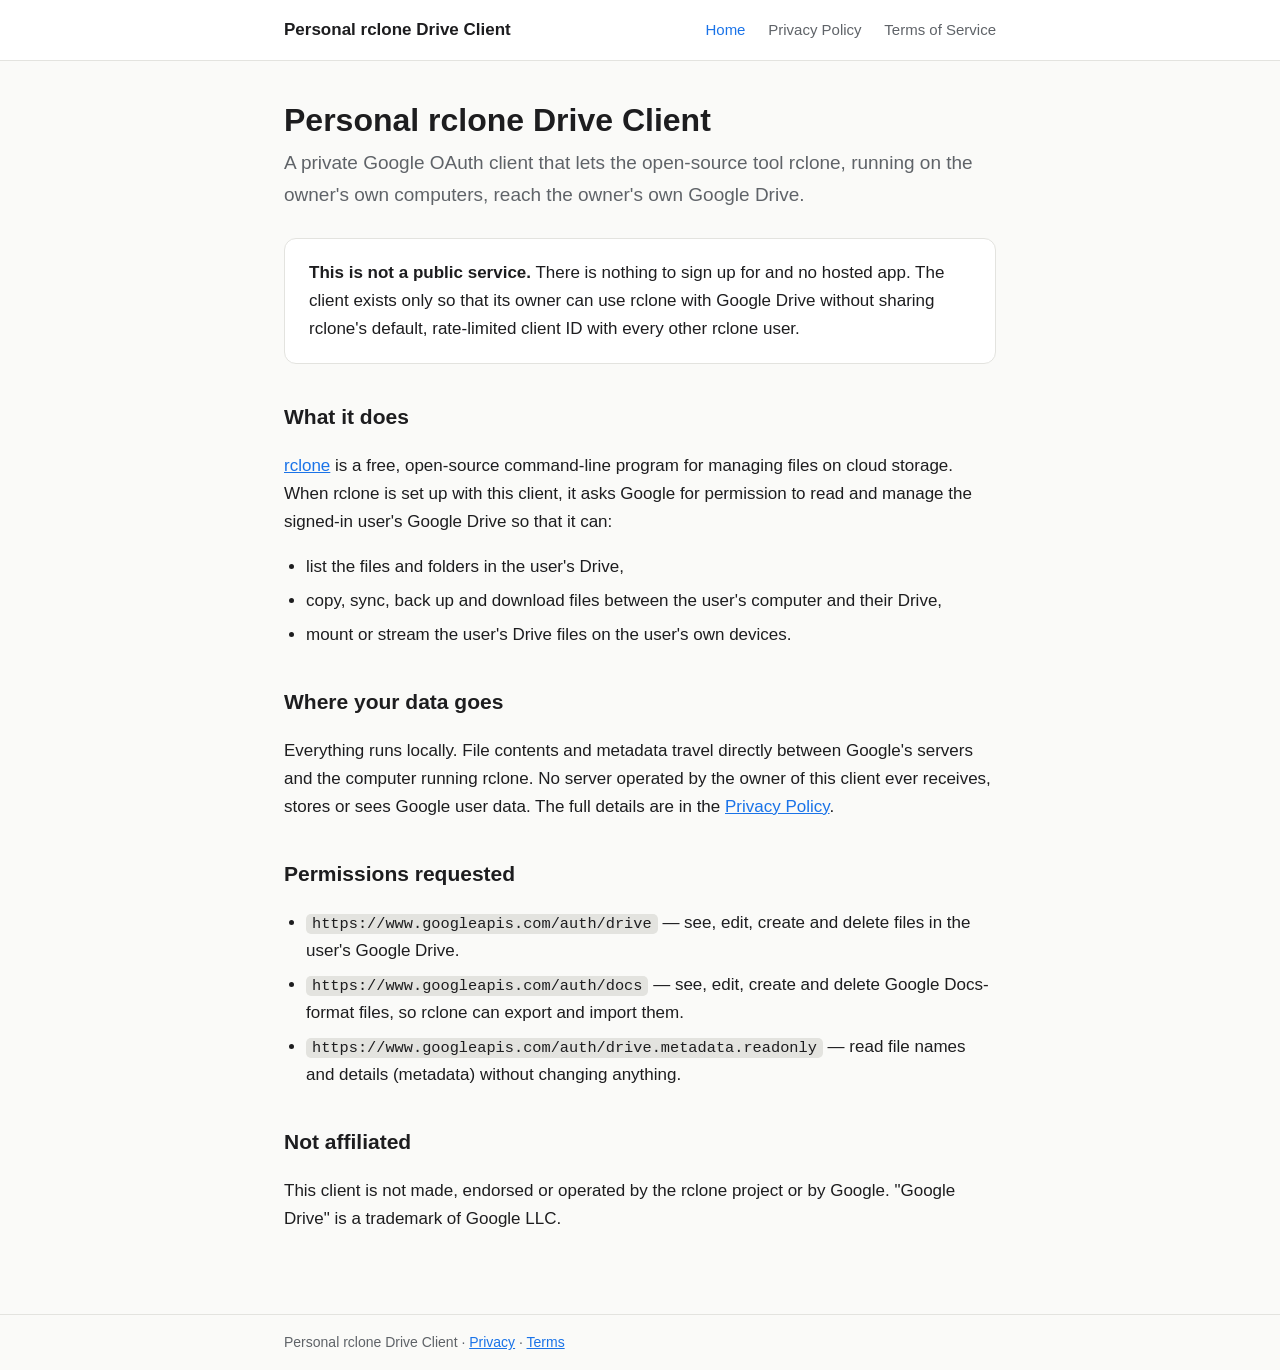
<file: index.html>
<!DOCTYPE html>
<html lang="en">
<head>
  <meta charset="utf-8">
  <meta name="viewport" content="width=device-width, initial-scale=1">
  <title>Personal rclone Drive Client</title>
  <meta name="description" content="Home page of a personal Google OAuth client used with rclone to access the owner's own Google Drive.">
  <link rel="stylesheet" href="style.css">
</head>
<body>
  <header>
    <div class="bar">
      <a class="brand" href="./">Personal rclone Drive Client</a>
      <nav>
        <a href="./" aria-current="page">Home</a>
        <a href="privacy.html">Privacy Policy</a>
        <a href="terms.html">Terms of Service</a>
      </nav>
    </div>
  </header>

  <main>
    <h1>Personal rclone Drive Client</h1>
    <p class="lede">A private Google OAuth client that lets the open-source tool rclone, running on the owner's own computers, reach the owner's own Google Drive.</p>

    <div class="card">
      <p><strong>This is not a public service.</strong> There is nothing to sign up for and no hosted app. The client exists only so that its owner can use rclone with Google Drive without sharing rclone's default, rate-limited client ID with every other rclone user.</p>
    </div>

    <h2>What it does</h2>
    <p><a href="https://rclone.org/">rclone</a> is a free, open-source command-line program for managing files on cloud storage. When rclone is set up with this client, it asks Google for permission to read and manage the signed-in user's Google Drive so that it can:</p>
    <ul>
      <li>list the files and folders in the user's Drive,</li>
      <li>copy, sync, back up and download files between the user's computer and their Drive,</li>
      <li>mount or stream the user's Drive files on the user's own devices.</li>
    </ul>

    <h2>Where your data goes</h2>
    <p>Everything runs locally. File contents and metadata travel directly between Google's servers and the computer running rclone. No server operated by the owner of this client ever receives, stores or sees Google user data. The full details are in the <a href="privacy.html">Privacy Policy</a>.</p>

    <h2>Permissions requested</h2>
    <ul>
      <li><code>https://www.googleapis.com/auth/drive</code> — see, edit, create and delete files in the user's Google Drive.</li>
      <li><code>https://www.googleapis.com/auth/docs</code> — see, edit, create and delete Google Docs-format files, so rclone can export and import them.</li>
      <li><code>https://www.googleapis.com/auth/drive.metadata.readonly</code> — read file names and details (metadata) without changing anything.</li>
    </ul>

    <h2>Not affiliated</h2>
    <p>This client is not made, endorsed or operated by the rclone project or by Google. "Google Drive" is a trademark of Google LLC.</p>
  </main>

  <footer>
    <div class="bar">
      <span>Personal rclone Drive Client · <a href="privacy.html">Privacy</a> · <a href="terms.html">Terms</a></span>
    </div>
  </footer>
</body>
</html>
</file>
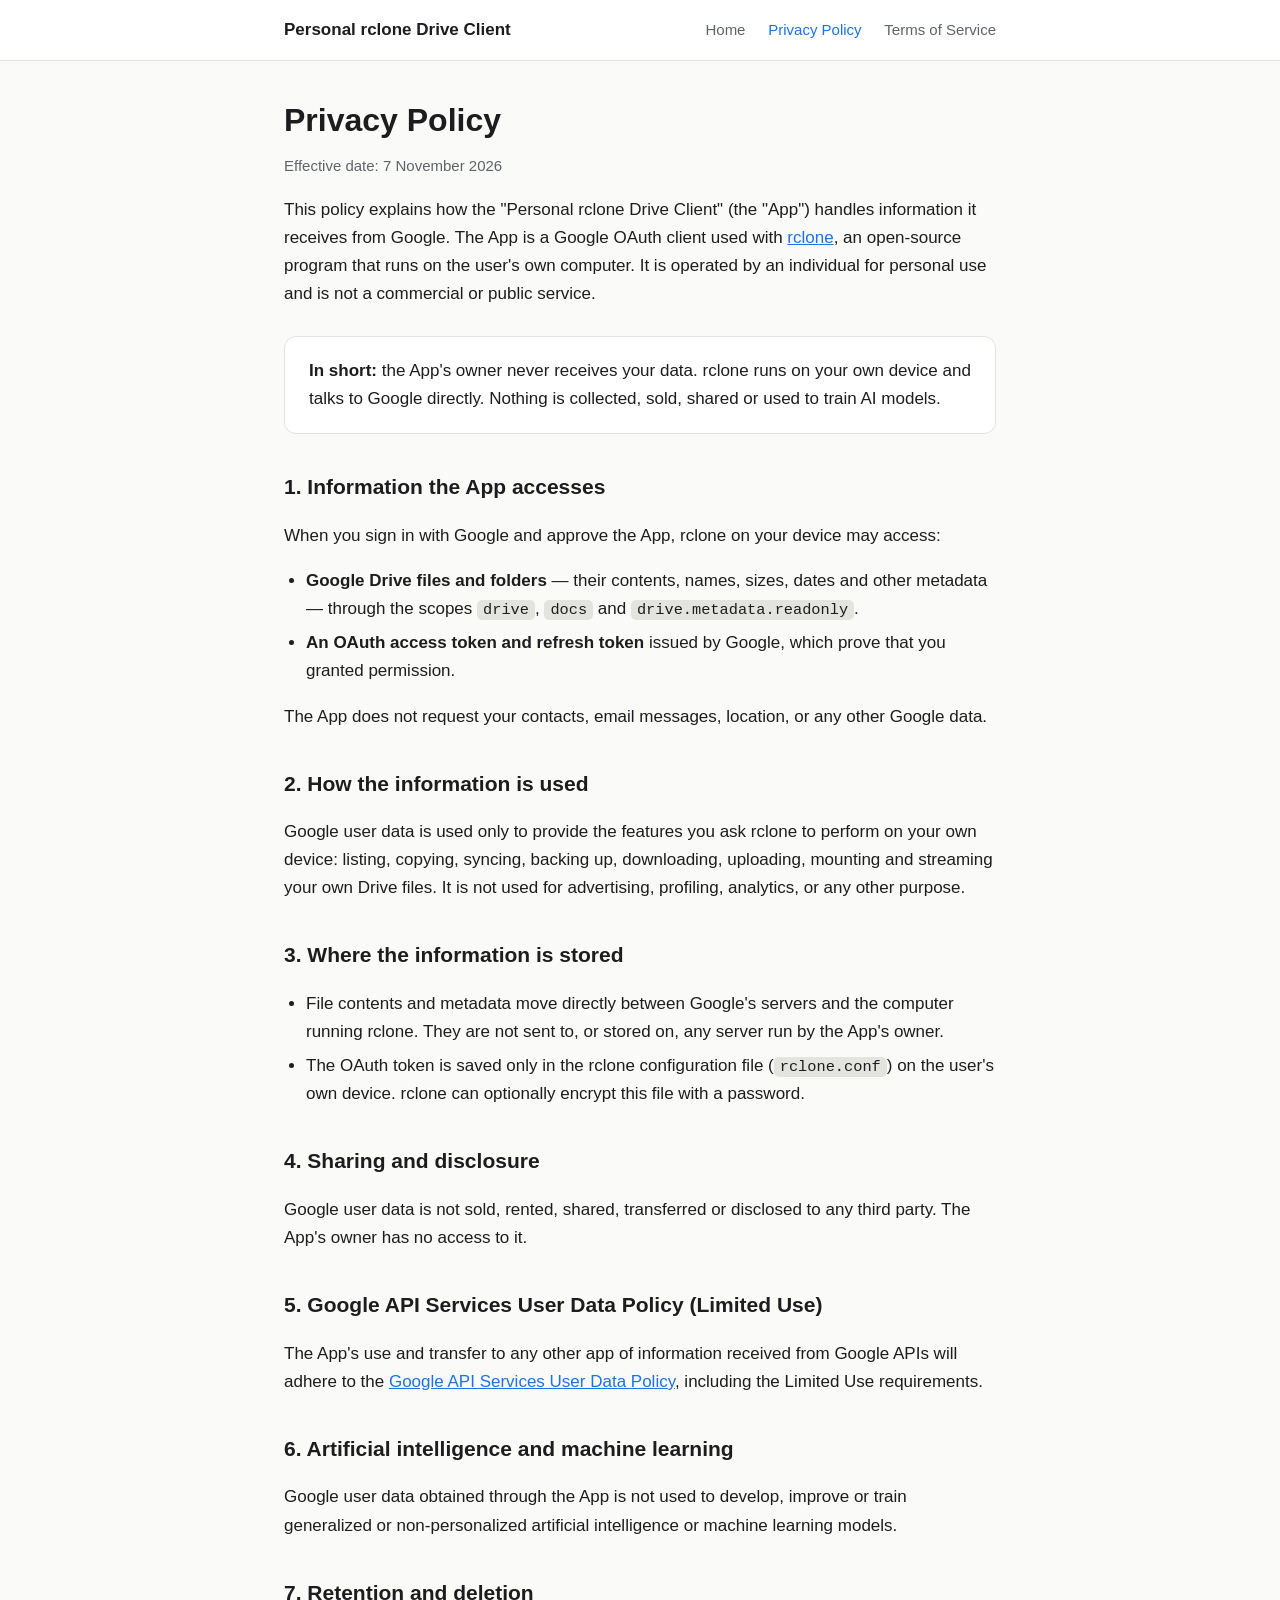
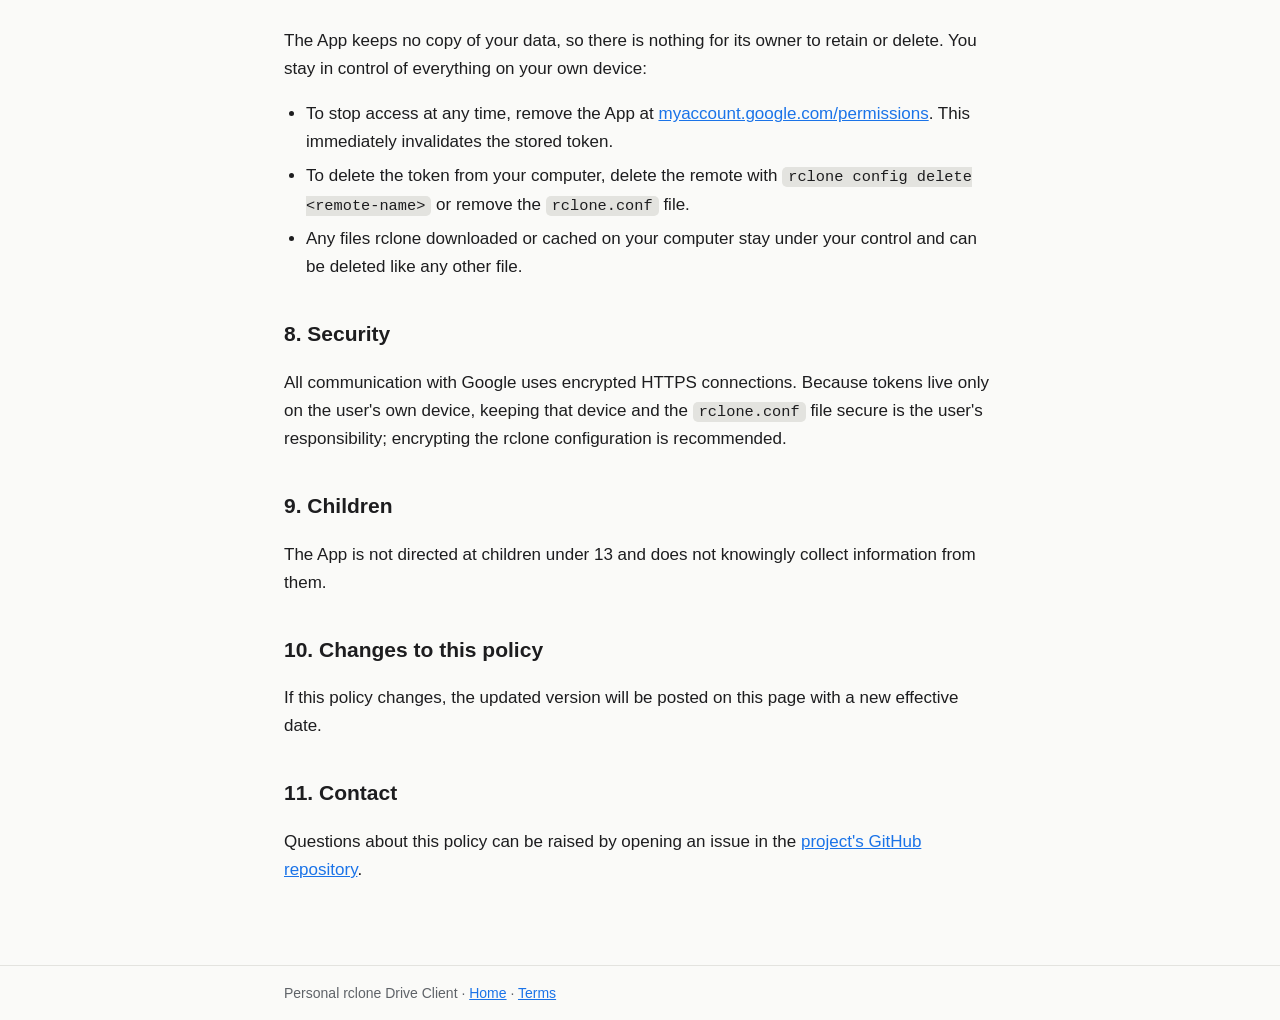
<file: privacy.html>
<!DOCTYPE html>
<html lang="en">
<head>
  <meta charset="utf-8">
  <meta name="viewport" content="width=device-width, initial-scale=1">
  <title>Privacy Policy · Personal rclone Drive Client</title>
  <meta name="description" content="Privacy policy for a personal Google OAuth client used with rclone.">
  <link rel="stylesheet" href="style.css">
</head>
<body>
  <header>
    <div class="bar">
      <a class="brand" href="./">Personal rclone Drive Client</a>
      <nav>
        <a href="./">Home</a>
        <a href="privacy.html" aria-current="page">Privacy Policy</a>
        <a href="terms.html">Terms of Service</a>
      </nav>
    </div>
  </header>

  <main>
    <h1>Privacy Policy</h1>
    <p class="meta">Effective date: 7 November 2026</p>

    <p>This policy explains how the "Personal rclone Drive Client" (the "App") handles information it receives from Google. The App is a Google OAuth client used with <a href="https://rclone.org/">rclone</a>, an open-source program that runs on the user's own computer. It is operated by an individual for personal use and is not a commercial or public service.</p>

    <div class="card">
      <p><strong>In short:</strong> the App's owner never receives your data. rclone runs on your own device and talks to Google directly. Nothing is collected, sold, shared or used to train AI models.</p>
    </div>

    <h2>1. Information the App accesses</h2>
    <p>When you sign in with Google and approve the App, rclone on your device may access:</p>
    <ul>
      <li><strong>Google Drive files and folders</strong> — their contents, names, sizes, dates and other metadata — through the scopes <code>drive</code>, <code>docs</code> and <code>drive.metadata.readonly</code>.</li>
      <li><strong>An OAuth access token and refresh token</strong> issued by Google, which prove that you granted permission.</li>
    </ul>
    <p>The App does not request your contacts, email messages, location, or any other Google data.</p>

    <h2>2. How the information is used</h2>
    <p>Google user data is used only to provide the features you ask rclone to perform on your own device: listing, copying, syncing, backing up, downloading, uploading, mounting and streaming your own Drive files. It is not used for advertising, profiling, analytics, or any other purpose.</p>

    <h2>3. Where the information is stored</h2>
    <ul>
      <li>File contents and metadata move directly between Google's servers and the computer running rclone. They are not sent to, or stored on, any server run by the App's owner.</li>
      <li>The OAuth token is saved only in the rclone configuration file (<code>rclone.conf</code>) on the user's own device. rclone can optionally encrypt this file with a password.</li>
    </ul>

    <h2>4. Sharing and disclosure</h2>
    <p>Google user data is not sold, rented, shared, transferred or disclosed to any third party. The App's owner has no access to it.</p>

    <h2>5. Google API Services User Data Policy (Limited Use)</h2>
    <p>The App's use and transfer to any other app of information received from Google APIs will adhere to the <a href="https://developers.google.com/terms/api-services-user-data-policy">Google API Services User Data Policy</a>, including the Limited Use requirements.</p>

    <h2>6. Artificial intelligence and machine learning</h2>
    <p>Google user data obtained through the App is not used to develop, improve or train generalized or non-personalized artificial intelligence or machine learning models.</p>

    <h2>7. Retention and deletion</h2>
    <p>The App keeps no copy of your data, so there is nothing for its owner to retain or delete. You stay in control of everything on your own device:</p>
    <ul>
      <li>To stop access at any time, remove the App at <a href="https://myaccount.google.com/permissions">myaccount.google.com/permissions</a>. This immediately invalidates the stored token.</li>
      <li>To delete the token from your computer, delete the remote with <code>rclone config delete &lt;remote-name&gt;</code> or remove the <code>rclone.conf</code> file.</li>
      <li>Any files rclone downloaded or cached on your computer stay under your control and can be deleted like any other file.</li>
    </ul>

    <h2>8. Security</h2>
    <p>All communication with Google uses encrypted HTTPS connections. Because tokens live only on the user's own device, keeping that device and the <code>rclone.conf</code> file secure is the user's responsibility; encrypting the rclone configuration is recommended.</p>

    <h2>9. Children</h2>
    <p>The App is not directed at children under 13 and does not knowingly collect information from them.</p>

    <h2>10. Changes to this policy</h2>
    <p>If this policy changes, the updated version will be posted on this page with a new effective date.</p>

    <h2>11. Contact</h2>
    <p>Questions about this policy can be raised by opening an issue in the <a href="https://github.com/lucifercraig12345-create/rclone-drive-app/issues">project's GitHub repository</a>.</p>
  </main>

  <footer>
    <div class="bar">
      <span>Personal rclone Drive Client · <a href="./">Home</a> · <a href="terms.html">Terms</a></span>
    </div>
  </footer>
</body>
</html>
</file>
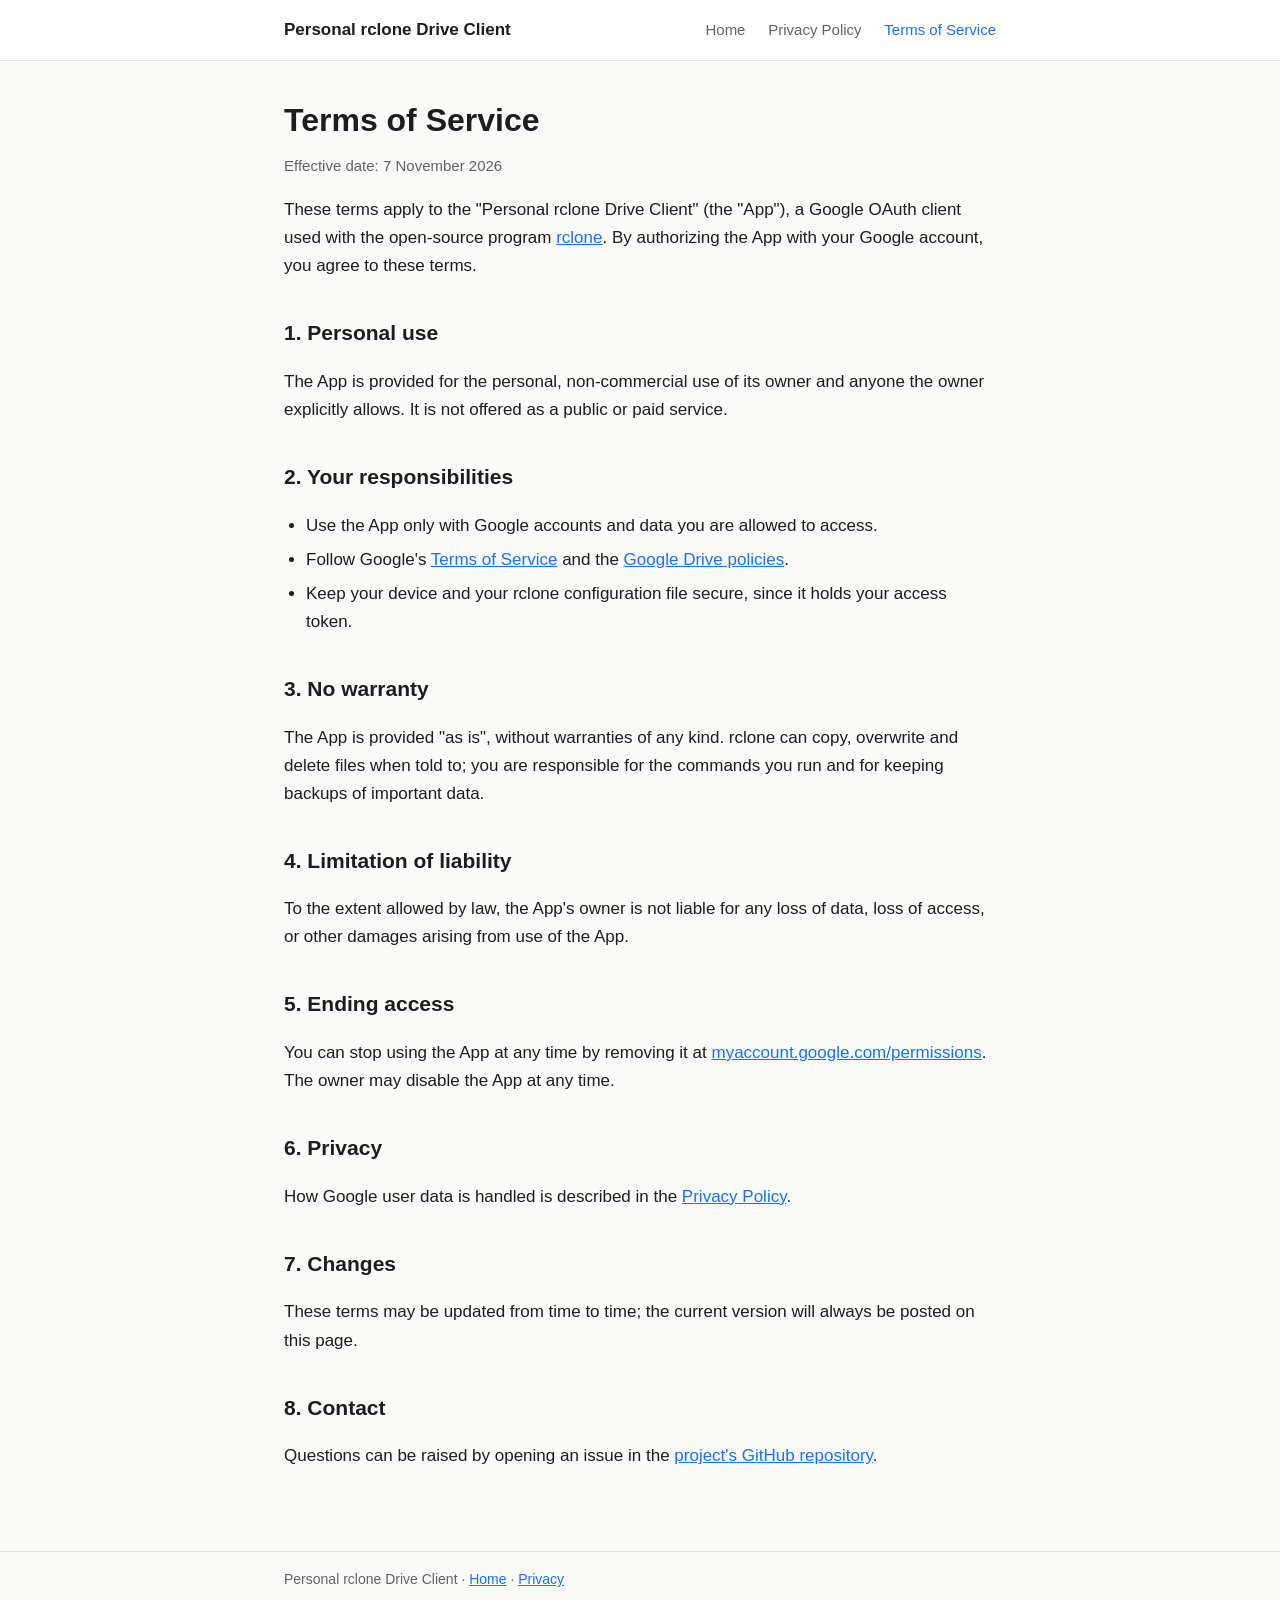
<file: terms.html>
<!DOCTYPE html>
<html lang="en">
<head>
  <meta charset="utf-8">
  <meta name="viewport" content="width=device-width, initial-scale=1">
  <title>Terms of Service · Personal rclone Drive Client</title>
  <meta name="description" content="Terms of service for a personal Google OAuth client used with rclone.">
  <link rel="stylesheet" href="style.css">
</head>
<body>
  <header>
    <div class="bar">
      <a class="brand" href="./">Personal rclone Drive Client</a>
      <nav>
        <a href="./">Home</a>
        <a href="privacy.html">Privacy Policy</a>
        <a href="terms.html" aria-current="page">Terms of Service</a>
      </nav>
    </div>
  </header>

  <main>
    <h1>Terms of Service</h1>
    <p class="meta">Effective date: 7 November 2026</p>

    <p>These terms apply to the "Personal rclone Drive Client" (the "App"), a Google OAuth client used with the open-source program <a href="https://rclone.org/">rclone</a>. By authorizing the App with your Google account, you agree to these terms.</p>

    <h2>1. Personal use</h2>
    <p>The App is provided for the personal, non-commercial use of its owner and anyone the owner explicitly allows. It is not offered as a public or paid service.</p>

    <h2>2. Your responsibilities</h2>
    <ul>
      <li>Use the App only with Google accounts and data you are allowed to access.</li>
      <li>Follow Google's <a href="https://policies.google.com/terms">Terms of Service</a> and the <a href="https://support.google.com/drive/answer/2450387">Google Drive policies</a>.</li>
      <li>Keep your device and your rclone configuration file secure, since it holds your access token.</li>
    </ul>

    <h2>3. No warranty</h2>
    <p>The App is provided "as is", without warranties of any kind. rclone can copy, overwrite and delete files when told to; you are responsible for the commands you run and for keeping backups of important data.</p>

    <h2>4. Limitation of liability</h2>
    <p>To the extent allowed by law, the App's owner is not liable for any loss of data, loss of access, or other damages arising from use of the App.</p>

    <h2>5. Ending access</h2>
    <p>You can stop using the App at any time by removing it at <a href="https://myaccount.google.com/permissions">myaccount.google.com/permissions</a>. The owner may disable the App at any time.</p>

    <h2>6. Privacy</h2>
    <p>How Google user data is handled is described in the <a href="privacy.html">Privacy Policy</a>.</p>

    <h2>7. Changes</h2>
    <p>These terms may be updated from time to time; the current version will always be posted on this page.</p>

    <h2>8. Contact</h2>
    <p>Questions can be raised by opening an issue in the <a href="https://github.com/lucifercraig12345-create/rclone-drive-app/issues">project's GitHub repository</a>.</p>
  </main>

  <footer>
    <div class="bar">
      <span>Personal rclone Drive Client · <a href="./">Home</a> · <a href="privacy.html">Privacy</a></span>
    </div>
  </footer>
</body>
</html>
</file>
<file: style.css>
:root {
  --bg: #fafaf8;
  --text: #1d1d1f;
  --muted: #5f6368;
  --accent: #1a73e8;
  --line: #e3e3df;
  --card: #ffffff;
}

@media (prefers-color-scheme: dark) {
  :root {
    --bg: #141416;
    --text: #ececec;
    --muted: #a0a0a6;
    --accent: #8ab4f8;
    --line: #2c2c30;
    --card: #1c1c1f;
  }
}

* { box-sizing: border-box; }

body {
  margin: 0;
  background: var(--bg);
  color: var(--text);
  font: 17px/1.65 -apple-system, BlinkMacSystemFont, "Segoe UI", Roboto, "Helvetica Neue", Arial, sans-serif;
}

header {
  border-bottom: 1px solid var(--line);
  background: var(--card);
}

.bar {
  max-width: 760px;
  margin: 0 auto;
  padding: 16px 24px;
  display: flex;
  flex-wrap: wrap;
  gap: 8px 24px;
  align-items: center;
  justify-content: space-between;
}

.brand {
  font-weight: 650;
  color: var(--text);
  text-decoration: none;
}

nav a {
  color: var(--muted);
  text-decoration: none;
  margin-left: 18px;
  font-size: 15px;
}

nav a:first-child { margin-left: 0; }
nav a:hover, nav a[aria-current="page"] { color: var(--accent); }

main {
  max-width: 760px;
  margin: 0 auto;
  padding: 40px 24px 64px;
}

h1 { font-size: 32px; line-height: 1.2; margin: 0 0 8px; }
h2 { font-size: 21px; margin: 36px 0 8px; }

.lede { font-size: 19px; color: var(--muted); margin-top: 0; }
.meta { color: var(--muted); font-size: 15px; }

a { color: var(--accent); }

.card {
  background: var(--card);
  border: 1px solid var(--line);
  border-radius: 12px;
  padding: 20px 24px;
  margin: 28px 0;
}

.card p:first-child { margin-top: 0; }
.card p:last-child { margin-bottom: 0; }

ul { padding-left: 22px; }
li { margin: 6px 0; }

code {
  font-family: ui-monospace, SFMono-Regular, Menlo, Consolas, monospace;
  font-size: 0.9em;
  background: var(--line);
  padding: 1px 6px;
  border-radius: 5px;
}

footer {
  border-top: 1px solid var(--line);
  color: var(--muted);
  font-size: 14px;
}

footer .bar { justify-content: flex-start; }
</file>
